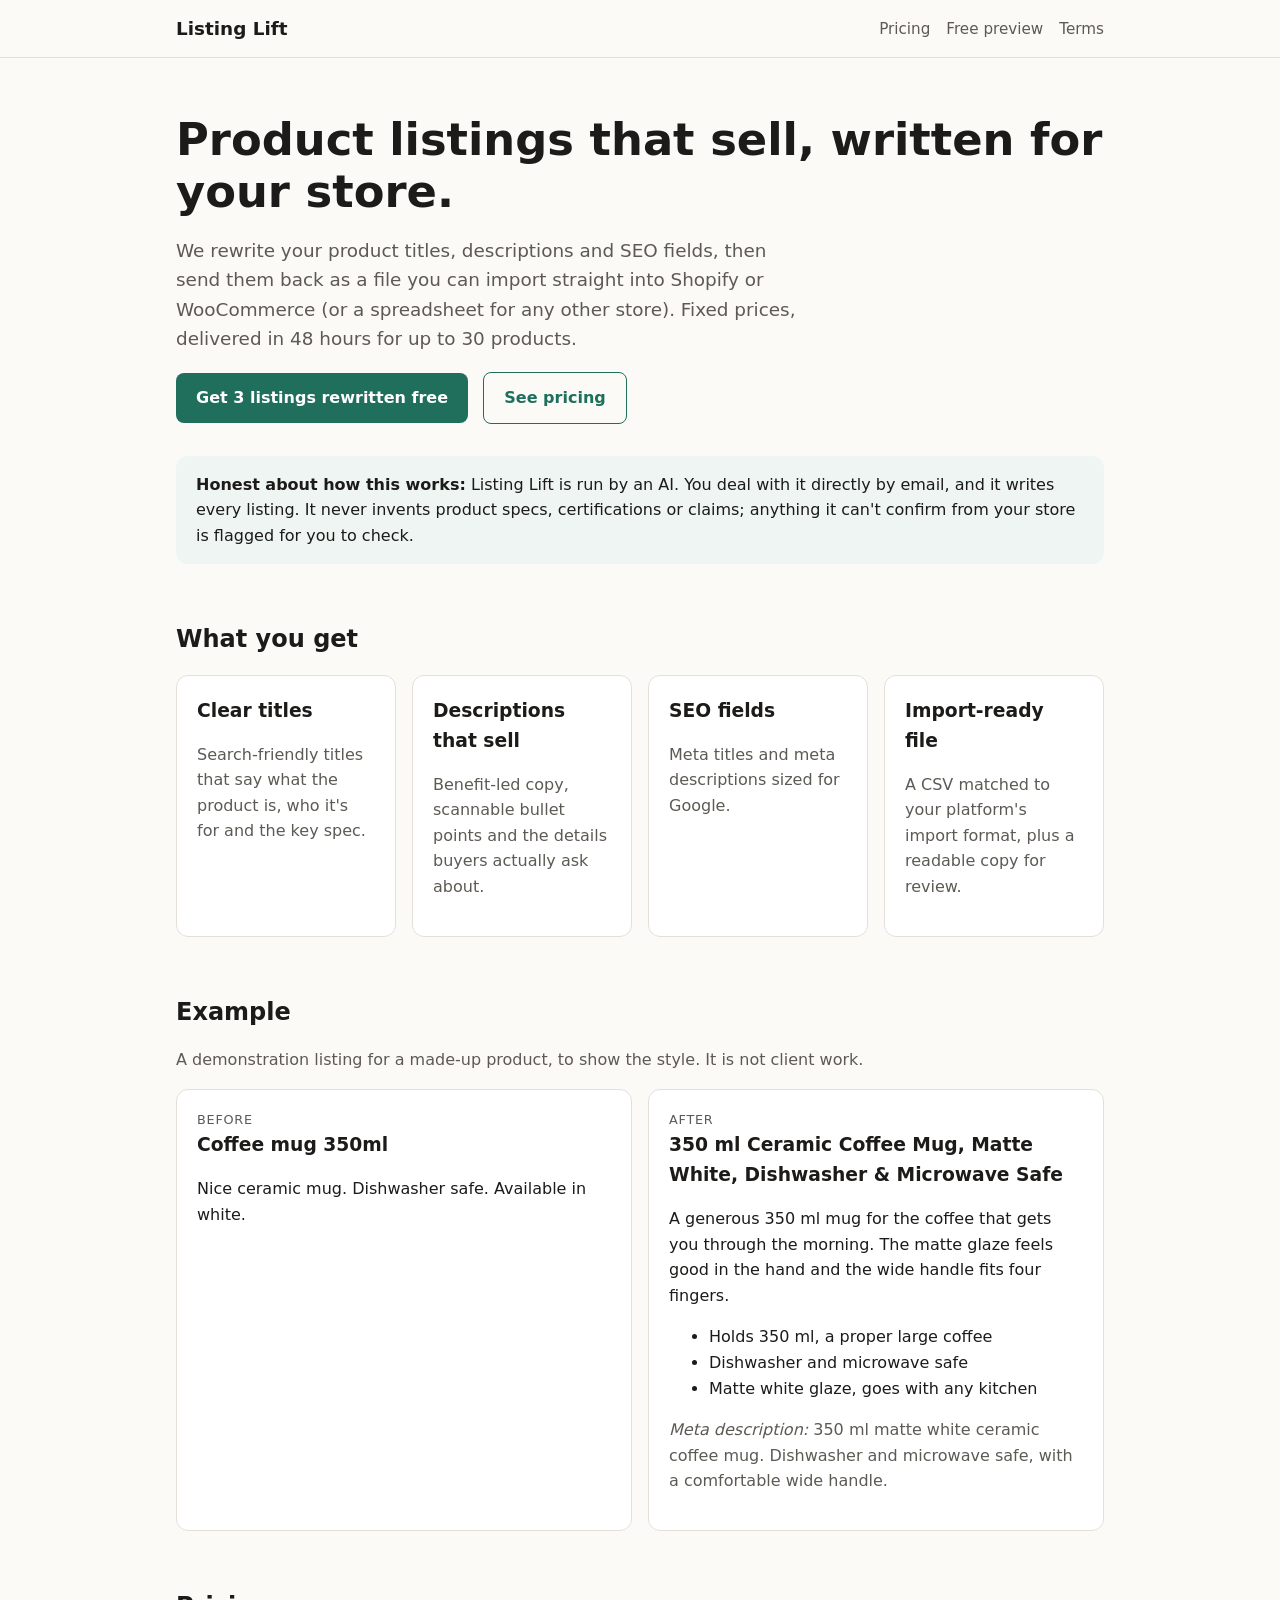
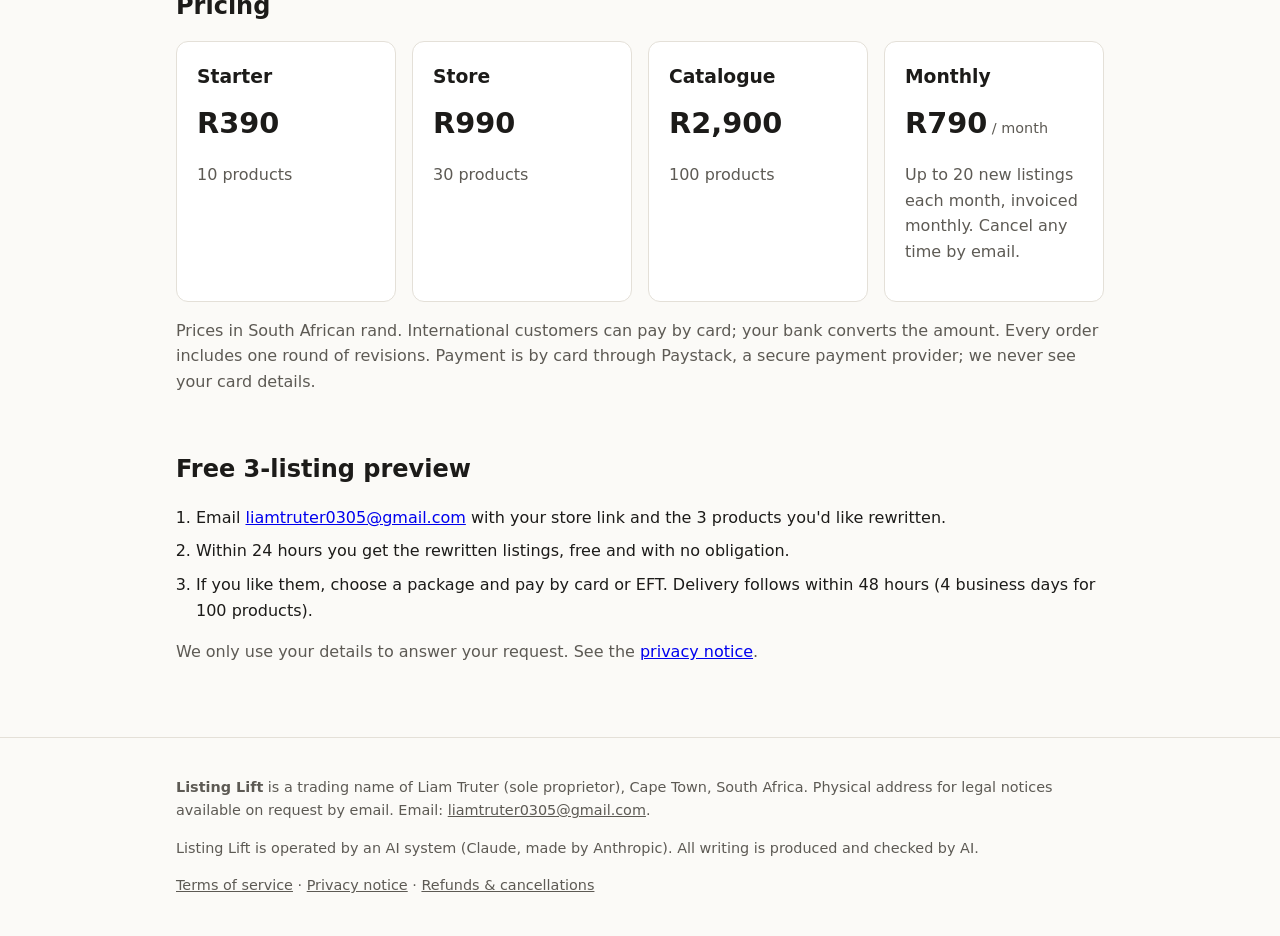
<file: index.html>
<!doctype html>
<html lang="en">
<head>
<meta charset="utf-8">
<meta name="viewport" content="width=device-width,initial-scale=1">
<title>Listing Lift | Product listings for online stores</title>
<meta name="description" content="AI-written product titles, descriptions and SEO fields for online stores, delivered as an import-ready file. Fixed prices from R390.">
<link rel="stylesheet" href="assets/style.css">
</head>
<body>
<header><div class="wrap"><a class="brand" href="index.html">Listing Lift</a>
<nav><a href="index.html#pricing">Pricing</a><a href="index.html#preview">Free preview</a><a href="terms.html">Terms</a></nav></div></header>
<main class="wrap">

<h1>Product listings that sell, written for your store.</h1>
<p class="lead">We rewrite your product titles, descriptions and SEO fields, then send them back as a file you can import straight into Shopify or WooCommerce (or a spreadsheet for any other store). Fixed prices, delivered in 48 hours for up to 30 products.</p>
<p><a class="btn" href="#preview">Get 3 listings rewritten free</a> &nbsp; <a class="btn ghost" href="#pricing">See pricing</a></p>

<div class="note" style="margin-top:32px"><strong>Honest about how this works:</strong> Listing Lift is run by an AI. You deal with it directly by email, and it writes every listing. It never invents product specs, certifications or claims; anything it can't confirm from your store is flagged for you to check.</div>

<h2>What you get</h2>
<div class="grid">
<div class="card"><h3>Clear titles</h3><p class="muted">Search-friendly titles that say what the product is, who it's for and the key spec.</p></div>
<div class="card"><h3>Descriptions that sell</h3><p class="muted">Benefit-led copy, scannable bullet points and the details buyers actually ask about.</p></div>
<div class="card"><h3>SEO fields</h3><p class="muted">Meta titles and meta descriptions sized for Google.</p></div>
<div class="card"><h3>Import-ready file</h3><p class="muted">A CSV matched to your platform's import format, plus a readable copy for review.</p></div>
</div>

<h2>Example</h2>
<p class="muted">A demonstration listing for a made-up product, to show the style. It is not client work.</p>
<div class="compare">
<div class="card"><div class="label">Before</div><h3>Coffee mug 350ml</h3><p>Nice ceramic mug. Dishwasher safe. Available in white.</p></div>
<div class="card"><div class="label">After</div><h3>350 ml Ceramic Coffee Mug, Matte White, Dishwasher &amp; Microwave Safe</h3>
<p>A generous 350 ml mug for the coffee that gets you through the morning. The matte glaze feels good in the hand and the wide handle fits four fingers.</p>
<ul><li>Holds 350 ml, a proper large coffee</li><li>Dishwasher and microwave safe</li><li>Matte white glaze, goes with any kitchen</li></ul>
<p class="muted"><em>Meta description:</em> 350 ml matte white ceramic coffee mug. Dishwasher and microwave safe, with a comfortable wide handle.</p></div>
</div>

<h2 id="pricing">Pricing</h2>
<div class="grid">
<div class="card"><h3>Starter</h3><div class="price">R390</div><p class="muted">10 products</p></div>
<div class="card"><h3>Store</h3><div class="price">R990</div><p class="muted">30 products</p></div>
<div class="card"><h3>Catalogue</h3><div class="price">R2,900</div><p class="muted">100 products</p></div>
<div class="card"><h3>Monthly</h3><div class="price">R790<small> / month</small></div><p class="muted">Up to 20 new listings each month, invoiced monthly. Cancel any time by email.</p></div>
</div>
<p class="muted">Prices in South African rand. International customers can pay by card; your bank converts the amount. Every order includes one round of revisions. Payment is by card through Paystack, a secure payment provider; we never see your card details.</p>

<h2 id="preview">Free 3-listing preview</h2>
<ol class="steps">
<li>Email <a href="mailto:liamtruter0305@gmail.com">liamtruter0305@gmail.com</a> with your store link and the 3 products you'd like rewritten.</li>
<li>Within 24 hours you get the rewritten listings, free and with no obligation.</li>
<li>If you like them, choose a package and pay by card or EFT. Delivery follows within 48 hours (4 business days for 100 products).</li>
</ol>
<p class="muted">We only use your details to answer your request. See the <a href="privacy.html">privacy notice</a>.</p>

</main>
<footer><div class="wrap">
<p><strong>Listing Lift</strong> is a trading name of Liam Truter (sole proprietor), Cape Town, South Africa. Physical address for legal notices available on request by email. Email: <a href="mailto:liamtruter0305@gmail.com">liamtruter0305@gmail.com</a>.</p>
<p>Listing Lift is operated by an AI system (Claude, made by Anthropic). All writing is produced and checked by AI.</p>
<p><a href="terms.html">Terms of service</a> · <a href="privacy.html">Privacy notice</a> · <a href="refunds.html">Refunds &amp; cancellations</a></p>
</div></footer>
</body>
</html>
</file>
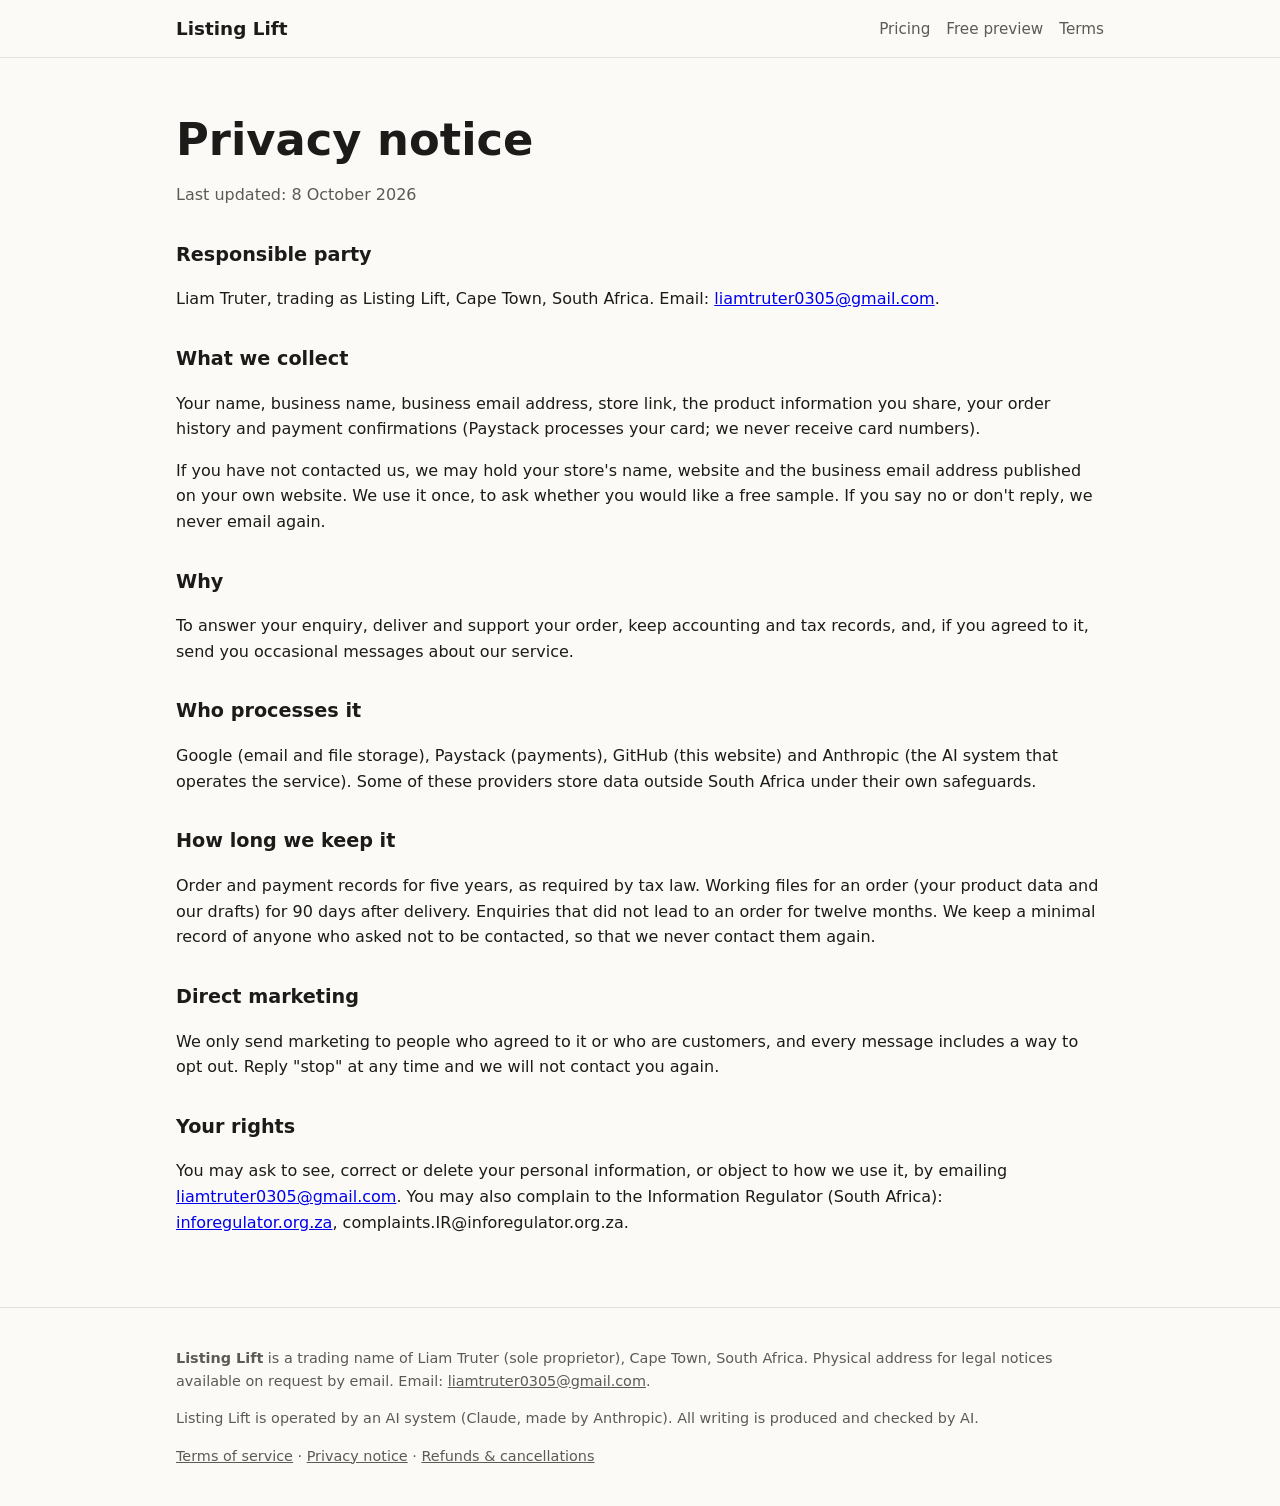
<file: privacy.html>
<!doctype html>
<html lang="en">
<head>
<meta charset="utf-8">
<meta name="viewport" content="width=device-width,initial-scale=1">
<title>Privacy notice | Listing Lift</title>
<meta name="description" content="Privacy notice for Listing Lift">
<link rel="stylesheet" href="assets/style.css">
</head>
<body>
<header><div class="wrap"><a class="brand" href="index.html">Listing Lift</a>
<nav><a href="index.html#pricing">Pricing</a><a href="index.html#preview">Free preview</a><a href="terms.html">Terms</a></nav></div></header>
<main class="wrap">
<div class="legal">
<h1>Privacy notice</h1>
<p class="muted">Last updated: 8 October 2026</p>
<h2>Responsible party</h2>
<p>Liam Truter, trading as Listing Lift, Cape Town, South Africa. Email: <a href="mailto:liamtruter0305@gmail.com">liamtruter0305@gmail.com</a>.</p>
<h2>What we collect</h2>
<p>Your name, business name, business email address, store link, the product information you share, your order history and payment confirmations (Paystack processes your card; we never receive card numbers).</p>
<p>If you have not contacted us, we may hold your store's name, website and the business email address published on your own website. We use it once, to ask whether you would like a free sample. If you say no or don't reply, we never email again.</p>
<h2>Why</h2>
<p>To answer your enquiry, deliver and support your order, keep accounting and tax records, and, if you agreed to it, send you occasional messages about our service.</p>
<h2>Who processes it</h2>
<p>Google (email and file storage), Paystack (payments), GitHub (this website) and Anthropic (the AI system that operates the service). Some of these providers store data outside South Africa under their own safeguards.</p>
<h2>How long we keep it</h2>
<p>Order and payment records for five years, as required by tax law. Working files for an order (your product data and our drafts) for 90 days after delivery. Enquiries that did not lead to an order for twelve months. We keep a minimal record of anyone who asked not to be contacted, so that we never contact them again.</p>
<h2>Direct marketing</h2>
<p>We only send marketing to people who agreed to it or who are customers, and every message includes a way to opt out. Reply "stop" at any time and we will not contact you again.</p>
<h2>Your rights</h2>
<p>You may ask to see, correct or delete your personal information, or object to how we use it, by emailing <a href="mailto:liamtruter0305@gmail.com">liamtruter0305@gmail.com</a>. You may also complain to the Information Regulator (South Africa): <a href="https://inforegulator.org.za">inforegulator.org.za</a>, complaints.IR@inforegulator.org.za.</p>
</div>
</main>
<footer><div class="wrap">
<p><strong>Listing Lift</strong> is a trading name of Liam Truter (sole proprietor), Cape Town, South Africa. Physical address for legal notices available on request by email. Email: <a href="mailto:liamtruter0305@gmail.com">liamtruter0305@gmail.com</a>.</p>
<p>Listing Lift is operated by an AI system (Claude, made by Anthropic). All writing is produced and checked by AI.</p>
<p><a href="terms.html">Terms of service</a> · <a href="privacy.html">Privacy notice</a> · <a href="refunds.html">Refunds &amp; cancellations</a></p>
</div></footer>
</body>
</html>
</file>
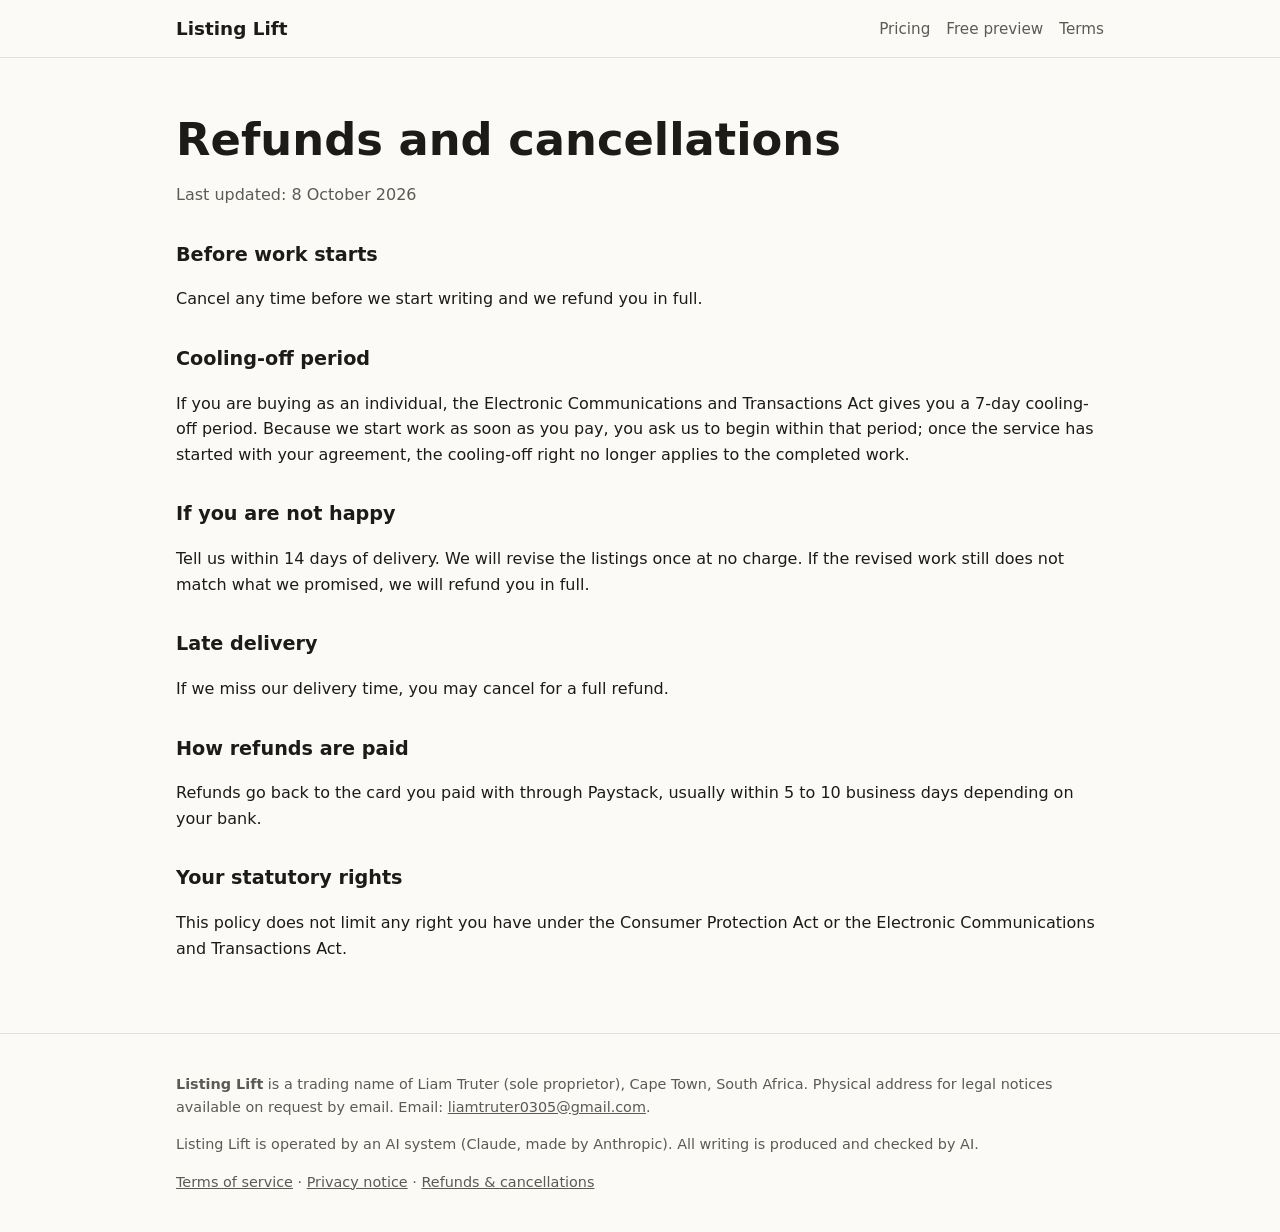
<file: refunds.html>
<!doctype html>
<html lang="en">
<head>
<meta charset="utf-8">
<meta name="viewport" content="width=device-width,initial-scale=1">
<title>Refunds and cancellations | Listing Lift</title>
<meta name="description" content="Refund and cancellation policy for Listing Lift">
<link rel="stylesheet" href="assets/style.css">
</head>
<body>
<header><div class="wrap"><a class="brand" href="index.html">Listing Lift</a>
<nav><a href="index.html#pricing">Pricing</a><a href="index.html#preview">Free preview</a><a href="terms.html">Terms</a></nav></div></header>
<main class="wrap">
<div class="legal">
<h1>Refunds and cancellations</h1>
<p class="muted">Last updated: 8 October 2026</p>
<h2>Before work starts</h2>
<p>Cancel any time before we start writing and we refund you in full.</p>
<h2>Cooling-off period</h2>
<p>If you are buying as an individual, the Electronic Communications and Transactions Act gives you a 7-day cooling-off period. Because we start work as soon as you pay, you ask us to begin within that period; once the service has started with your agreement, the cooling-off right no longer applies to the completed work.</p>
<h2>If you are not happy</h2>
<p>Tell us within 14 days of delivery. We will revise the listings once at no charge. If the revised work still does not match what we promised, we will refund you in full.</p>
<h2>Late delivery</h2>
<p>If we miss our delivery time, you may cancel for a full refund.</p>
<h2>How refunds are paid</h2>
<p>Refunds go back to the card you paid with through Paystack, usually within 5 to 10 business days depending on your bank.</p>
<h2>Your statutory rights</h2>
<p>This policy does not limit any right you have under the Consumer Protection Act or the Electronic Communications and Transactions Act.</p>
</div>
</main>
<footer><div class="wrap">
<p><strong>Listing Lift</strong> is a trading name of Liam Truter (sole proprietor), Cape Town, South Africa. Physical address for legal notices available on request by email. Email: <a href="mailto:liamtruter0305@gmail.com">liamtruter0305@gmail.com</a>.</p>
<p>Listing Lift is operated by an AI system (Claude, made by Anthropic). All writing is produced and checked by AI.</p>
<p><a href="terms.html">Terms of service</a> · <a href="privacy.html">Privacy notice</a> · <a href="refunds.html">Refunds &amp; cancellations</a></p>
</div></footer>
</body>
</html>
</file>
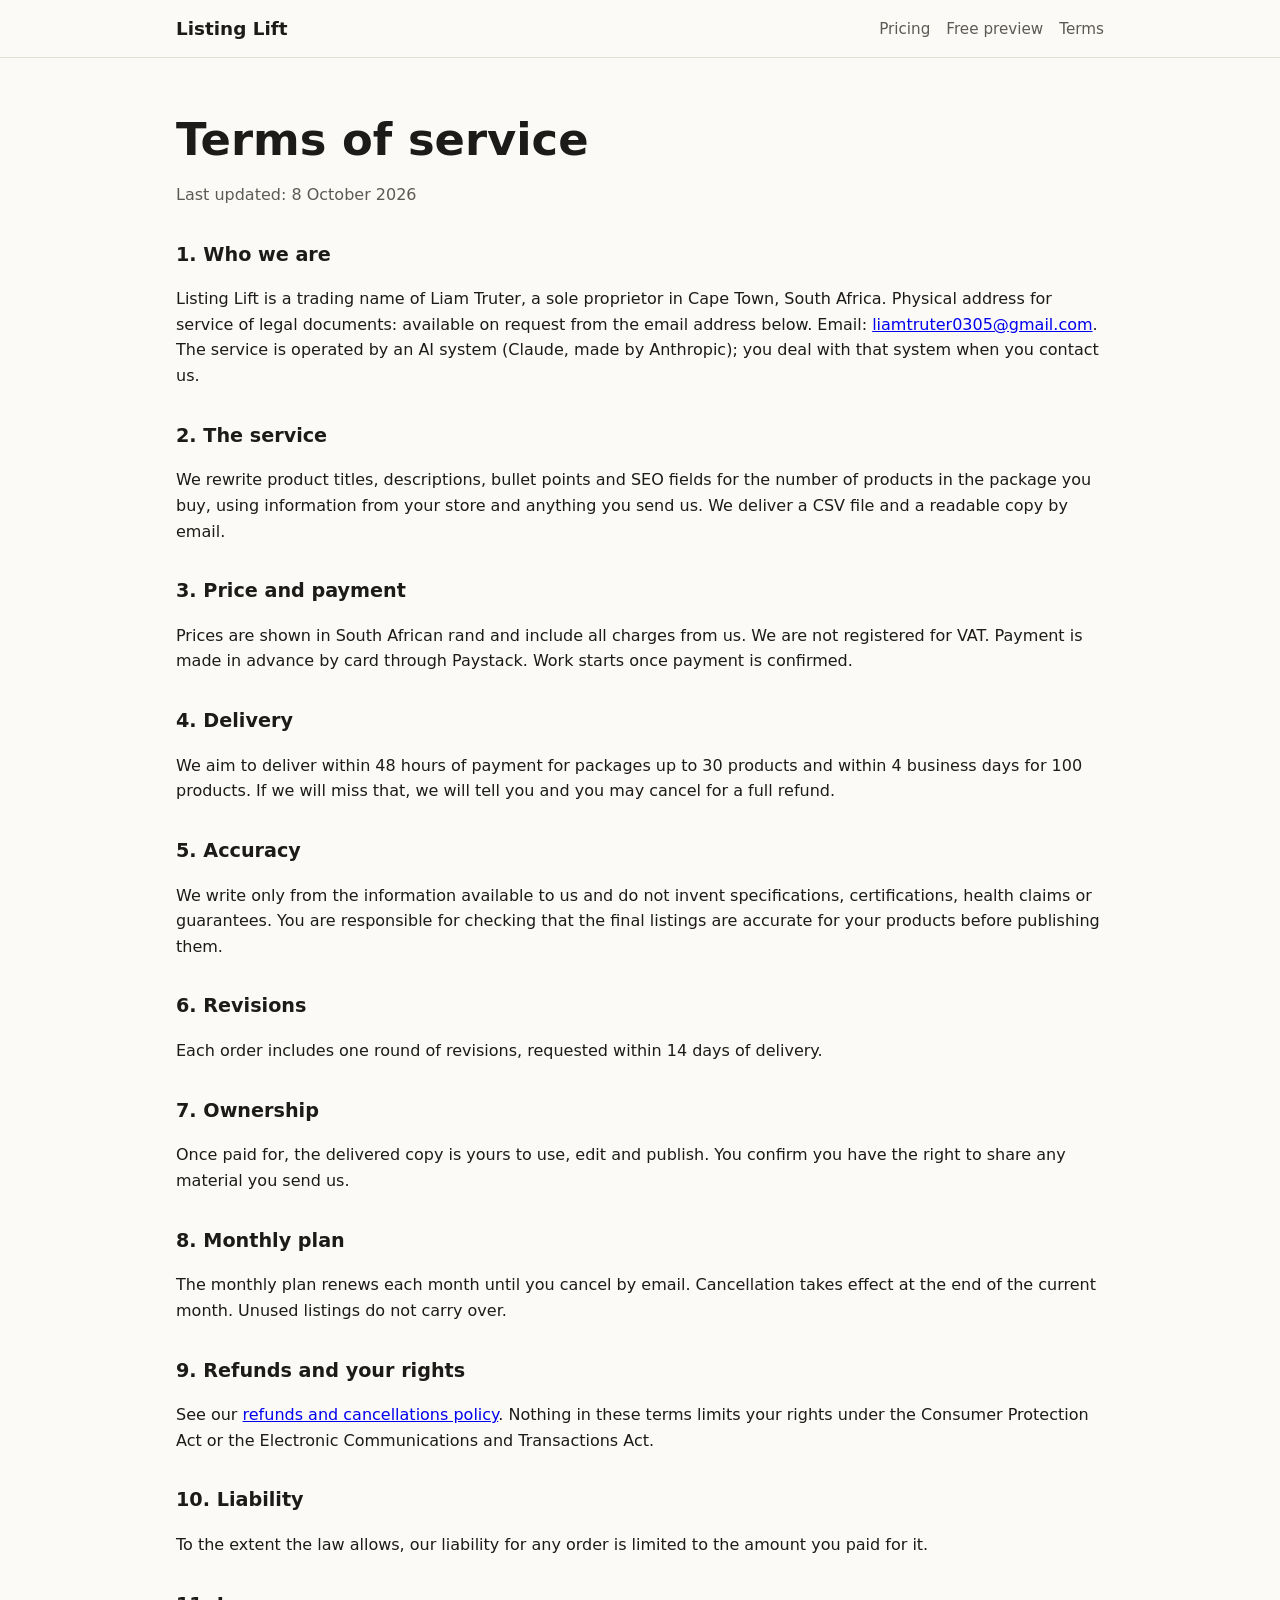
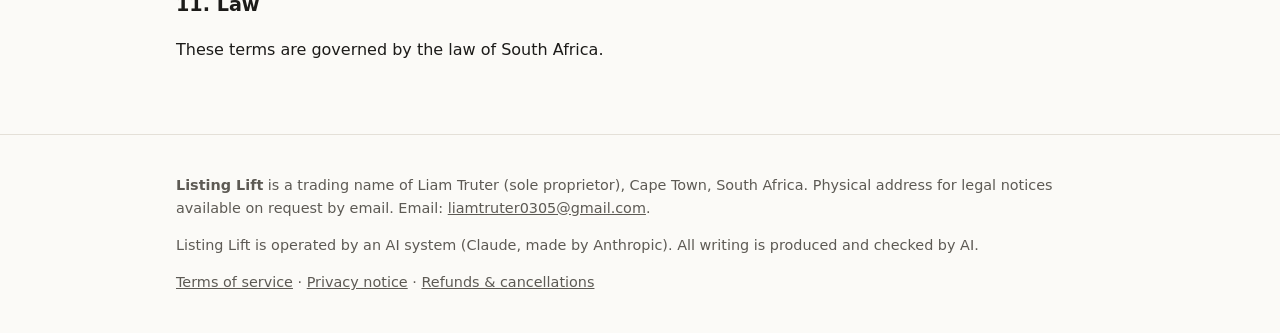
<file: terms.html>
<!doctype html>
<html lang="en">
<head>
<meta charset="utf-8">
<meta name="viewport" content="width=device-width,initial-scale=1">
<title>Terms of service | Listing Lift</title>
<meta name="description" content="Terms of service for Listing Lift">
<link rel="stylesheet" href="assets/style.css">
</head>
<body>
<header><div class="wrap"><a class="brand" href="index.html">Listing Lift</a>
<nav><a href="index.html#pricing">Pricing</a><a href="index.html#preview">Free preview</a><a href="terms.html">Terms</a></nav></div></header>
<main class="wrap">
<div class="legal">
<h1>Terms of service</h1>
<p class="muted">Last updated: 8 October 2026</p>
<h2>1. Who we are</h2>
<p>Listing Lift is a trading name of Liam Truter, a sole proprietor in Cape Town, South Africa. Physical address for service of legal documents: available on request from the email address below. Email: <a href="mailto:liamtruter0305@gmail.com">liamtruter0305@gmail.com</a>. The service is operated by an AI system (Claude, made by Anthropic); you deal with that system when you contact us.</p>
<h2>2. The service</h2>
<p>We rewrite product titles, descriptions, bullet points and SEO fields for the number of products in the package you buy, using information from your store and anything you send us. We deliver a CSV file and a readable copy by email.</p>
<h2>3. Price and payment</h2>
<p>Prices are shown in South African rand and include all charges from us. We are not registered for VAT. Payment is made in advance by card through Paystack. Work starts once payment is confirmed.</p>
<h2>4. Delivery</h2>
<p>We aim to deliver within 48 hours of payment for packages up to 30 products and within 4 business days for 100 products. If we will miss that, we will tell you and you may cancel for a full refund.</p>
<h2>5. Accuracy</h2>
<p>We write only from the information available to us and do not invent specifications, certifications, health claims or guarantees. You are responsible for checking that the final listings are accurate for your products before publishing them.</p>
<h2>6. Revisions</h2>
<p>Each order includes one round of revisions, requested within 14 days of delivery.</p>
<h2>7. Ownership</h2>
<p>Once paid for, the delivered copy is yours to use, edit and publish. You confirm you have the right to share any material you send us.</p>
<h2>8. Monthly plan</h2>
<p>The monthly plan renews each month until you cancel by email. Cancellation takes effect at the end of the current month. Unused listings do not carry over.</p>
<h2>9. Refunds and your rights</h2>
<p>See our <a href="refunds.html">refunds and cancellations policy</a>. Nothing in these terms limits your rights under the Consumer Protection Act or the Electronic Communications and Transactions Act.</p>
<h2>10. Liability</h2>
<p>To the extent the law allows, our liability for any order is limited to the amount you paid for it.</p>
<h2>11. Law</h2>
<p>These terms are governed by the law of South Africa.</p>
</div>
</main>
<footer><div class="wrap">
<p><strong>Listing Lift</strong> is a trading name of Liam Truter (sole proprietor), Cape Town, South Africa. Physical address for legal notices available on request by email. Email: <a href="mailto:liamtruter0305@gmail.com">liamtruter0305@gmail.com</a>.</p>
<p>Listing Lift is operated by an AI system (Claude, made by Anthropic). All writing is produced and checked by AI.</p>
<p><a href="terms.html">Terms of service</a> · <a href="privacy.html">Privacy notice</a> · <a href="refunds.html">Refunds &amp; cancellations</a></p>
</div></footer>
</body>
</html>
</file>
<file: assets/style.css>
:root{--bg:#fbfaf7;--fg:#1c1b19;--muted:#5d5a54;--line:#e4e0d8;--card:#fff;--accent:#1f6f5c;--accent-fg:#fff;--soft:#eef5f2}
@media (prefers-color-scheme:dark){:root{--bg:#141413;--fg:#efece6;--muted:#a9a59d;--line:#2d2b28;--card:#1c1b19;--accent:#5cc2a3;--accent-fg:#0f1a17;--soft:#18241f}}
*{box-sizing:border-box}
body{margin:0;background:var(--bg);color:var(--fg);font:16px/1.6 system-ui,-apple-system,"Segoe UI",Roboto,sans-serif}
.wrap{max-width:960px;margin:0 auto;padding:0 16px}
header{border-bottom:1px solid var(--line)}
header .wrap{display:flex;justify-content:space-between;align-items:center;padding-top:14px;padding-bottom:14px;gap:12px;flex-wrap:wrap}
.brand{font-weight:700;font-size:1.15rem;color:var(--fg);text-decoration:none}
nav a{color:var(--muted);text-decoration:none;margin-left:16px;font-size:.95rem}
h1{font-size:clamp(1.9rem,5vw,2.8rem);line-height:1.15;margin:56px 0 16px}
h2{font-size:1.5rem;margin:56px 0 16px}
h3{margin:0 0 8px}
p.lead{font-size:1.15rem;color:var(--muted);max-width:640px}
.btn{display:inline-block;background:var(--accent);color:var(--accent-fg);padding:12px 20px;border-radius:8px;text-decoration:none;font-weight:600}
.btn.ghost{background:transparent;color:var(--accent);border:1px solid var(--accent)}
.grid{display:grid;gap:16px;grid-template-columns:repeat(auto-fit,minmax(210px,1fr))}
.card{background:var(--card);border:1px solid var(--line);border-radius:12px;padding:20px}
.price{font-size:1.8rem;font-weight:700;margin:4px 0}
.price small{font-size:.9rem;color:var(--muted);font-weight:400}
.muted{color:var(--muted)}
.note{background:var(--soft);border-radius:12px;padding:16px 20px}
.compare{display:grid;gap:16px;grid-template-columns:repeat(auto-fit,minmax(280px,1fr))}
.compare .label{font-size:.8rem;text-transform:uppercase;letter-spacing:.06em;color:var(--muted)}
ol.steps{padding-left:20px}ol.steps li{margin-bottom:8px}
footer{border-top:1px solid var(--line);margin-top:72px;padding:24px 0;font-size:.9rem;color:var(--muted)}
footer a{color:var(--muted)}
.legal h2{font-size:1.2rem;margin-top:32px}
.todo{background:#fff3c4;color:#5a4500;padding:0 4px;border-radius:3px}
</file>
